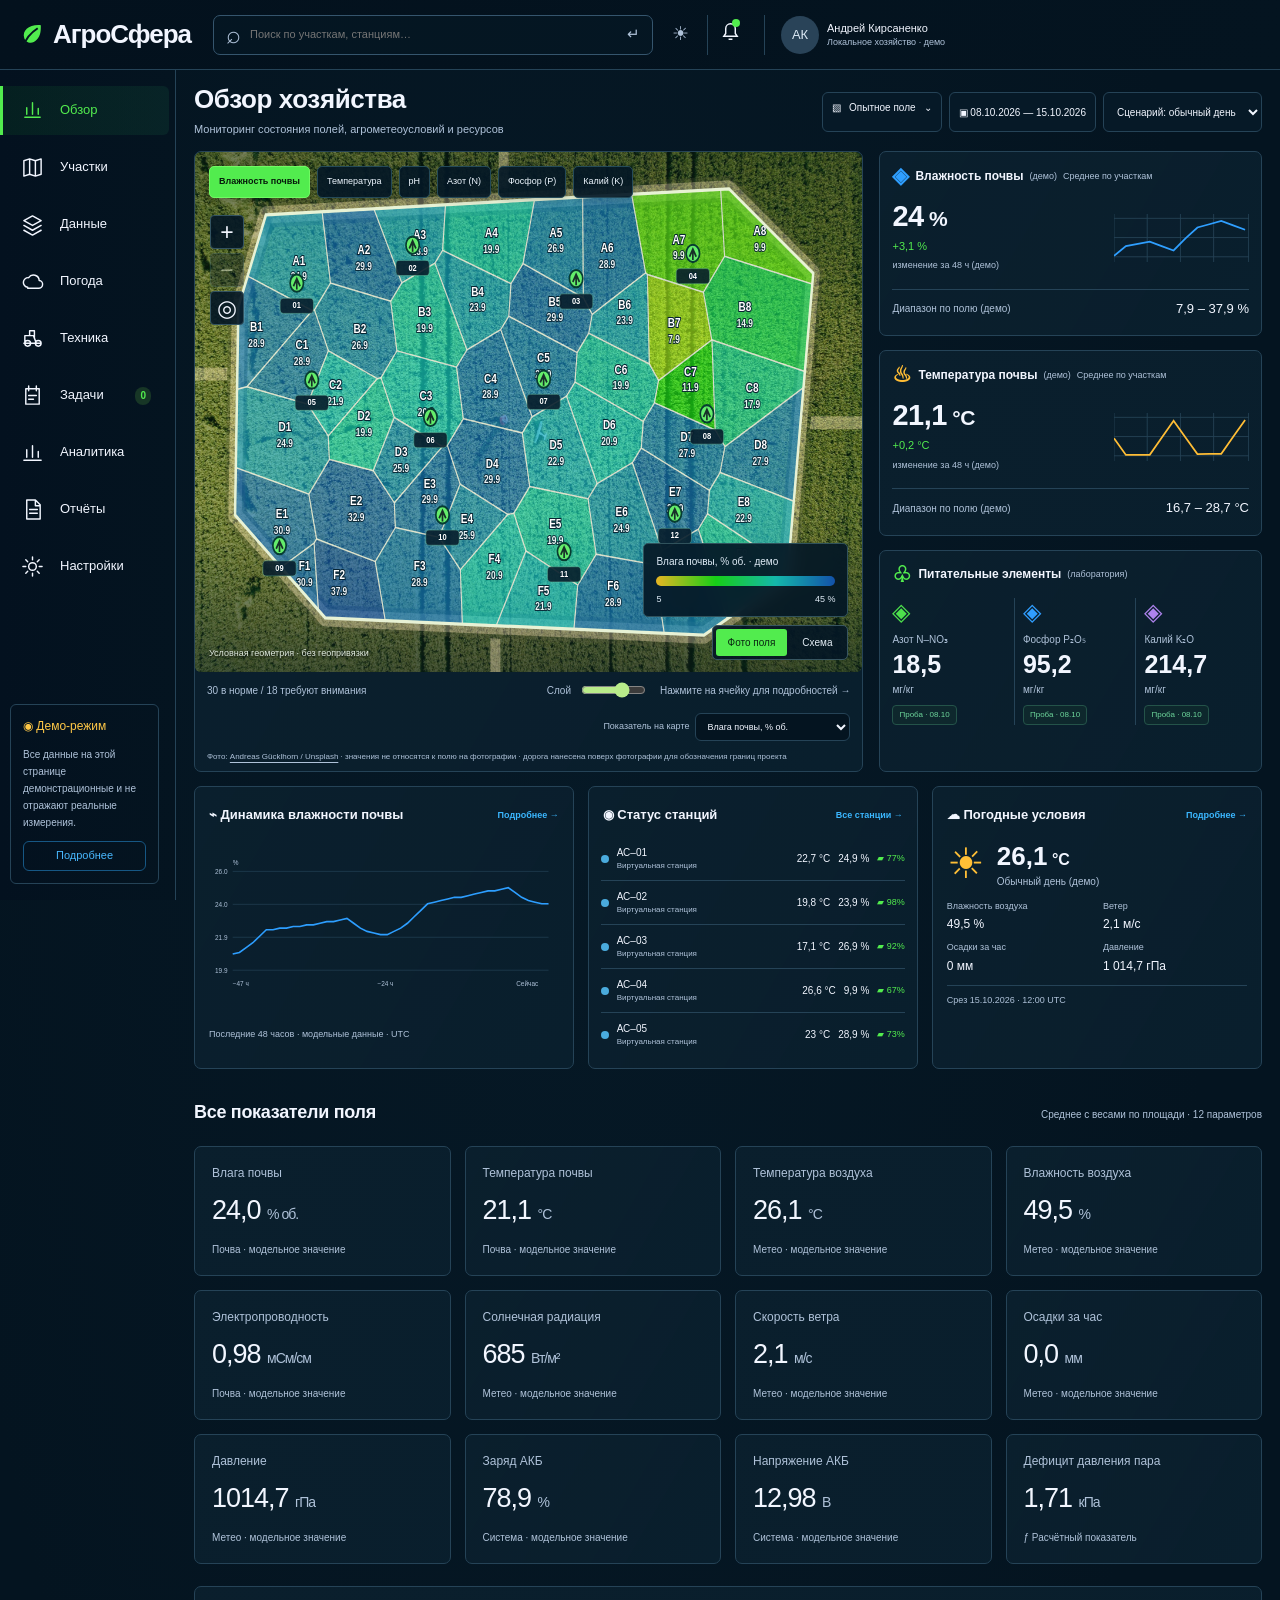
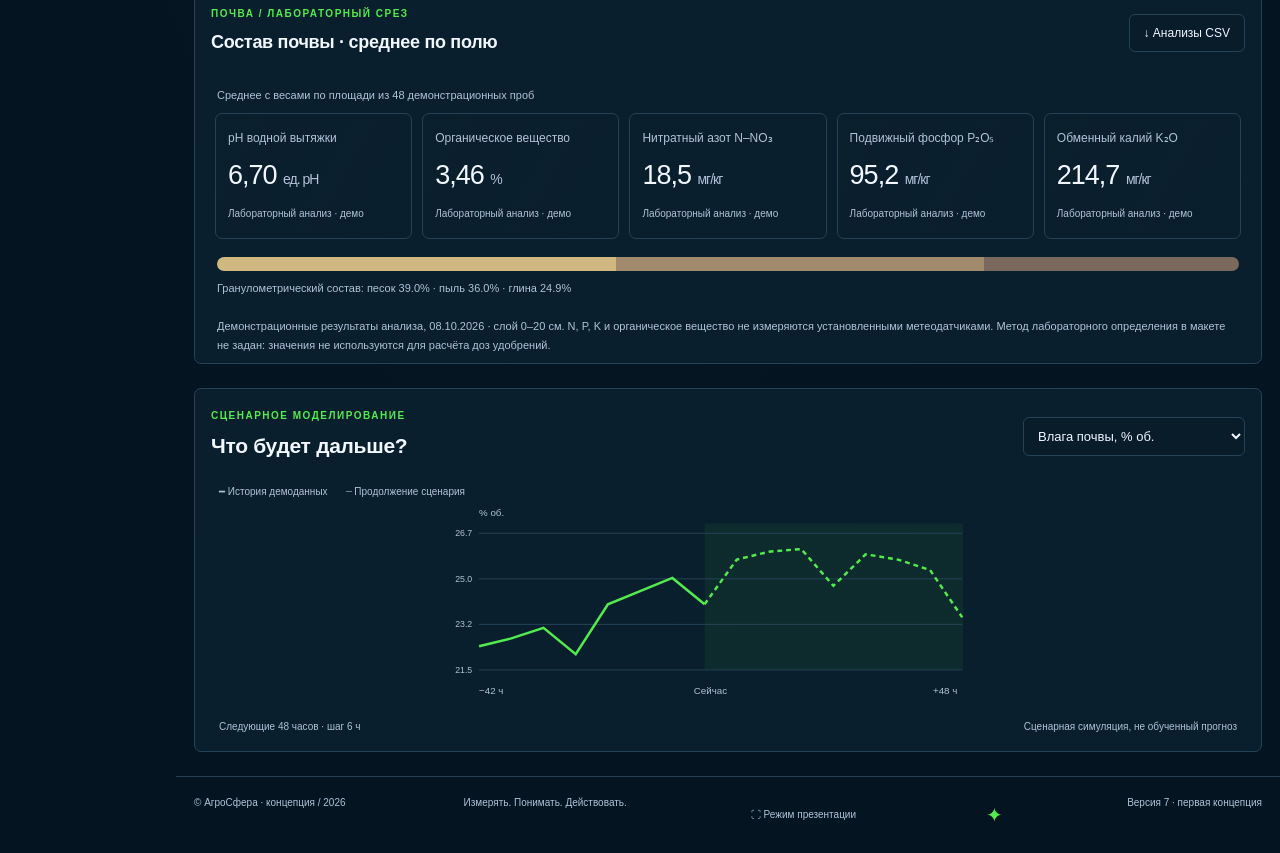
<file: index.html>
<!doctype html><html lang="ru" data-theme="dark"><head><meta charset="utf-8"><meta name="viewport" content="width=device-width,initial-scale=1"><title>АгроСфера — мониторинг поля</title><meta name="description" content="Демонстрационный комплекс автономного мониторинга: 3D-станция, карта поля, данные и сценарные прогнозы."><link rel="stylesheet" href="style.css"><link rel="stylesheet" href="premium.css"><link rel="stylesheet" href="dashboard.css"><link rel="stylesheet" href="concept-one.css"><script>try{document.documentElement.dataset.theme=localStorage.getItem("agrosfera-theme")||"dark"}catch{}</script></head><body>
<aside class="rail"><a class="brand" href="#">а<span>с</span></a><button class="railbtn active" data-tab="monitor" title="Мониторинг">◫</button><button class="railbtn" data-tab="insights" title="Рекомендации">✧</button><button class="railbtn" data-tab="science" title="База данных">▤</button><button class="railbtn" data-tab="about" title="О проекте">◎</button><span class="railfoot">AGRO<br>SPHERE</span></aside>
<div class="shell"><header><div class="wordmark">АгроСфера<span>ПОЛЕВОЙ ИНТЕЛЛЕКТ</span></div><nav><button class="active" data-tab="monitor">Мониторинг</button><button data-tab="insights">Рекомендации <b id="alertCount">3</b></button><button data-tab="science">Данные и наука</button><button data-tab="about">О проекте</button></nav><button class="themebutton" id="theme" aria-label="Переключить светлую и тёмную тему" title="Сменить тему">☀</button><button class="outline" id="export">↓ Экспорт CSV</button></header>
<div class="demobar"><span><i></i> ДЕМОНСТРАЦИОННАЯ ПЛАТФОРМА</span><span>Синтетические данные · не подключена к реальным станциям</span></div>
<main><section class="page active" id="monitor"><div class="heading"><div><div class="eyebrow">ОТ НАБЛЮДЕНИЙ — К РЕШЕНИЯМ</div><h1>Почувствуйте своё поле<span>.</span></h1><p>Одна территория. Тысячи сигналов. Понятная картина.</p></div><div class="fieldpicker">◉ Опытное поле / 48 га<small>Озимая пшеница · демонстрационный сценарий</small></div></div>
<div class="mobile-jump"><a href="#station-panel">3D-станция ↓</a><a href="#field-panel">Карта поля ↓</a></div><div class="workspace"><article class="panel station" id="station-panel"><div class="paneltop"><div><span class="eyebrow">АППАРАТНАЯ ПЛАТФОРМА</span><h2>Станция АС–01</h2></div><div class="modelmodes"><button class="active" data-model="solid">3D-модель</button><button data-model="scheme">Схема</button></div></div><div id="model"><div class="modelhint">Потяните, чтобы повернуть · колёсико / жест для масштаба</div><div class="modelbadge">01 / АВТОНОМНЫЙ УЗЕЛ</div></div><div class="modeltools"><button id="explode">↗ Разобрать по узлам</button><button id="rotate" class="selected">↻ Вращение</button><button id="labels" class="selected">Подписи</button><button id="reset3d" title="Сбросить ракурс">⟲</button></div><div class="parttabs" id="parts"></div><div class="partinfo"><strong id="partname">Автономная станция</strong><p id="partdesc">Солнечное питание, защищённая электроника и сменные датчики в едином узле. Геометрия иллюстрирует концепцию, не является производственным чертежом.</p></div><div class="stationfoot"><span><i></i> 12 узлов в демосети</span><span>Модульная архитектура</span></div></article>
<article class="panel field" id="field-panel"><div class="paneltop"><div><span class="eyebrow">ПРОСТРАНСТВЕННЫЙ МОНИТОРИНГ</span><h2 id="maptitle">Карта состояния поля</h2></div><button id="clear" class="outline">Всё поле ↗</button></div><div class="mapcontrols"><div class="segmented" id="layers"><button class="selected" data-layer="health">Состояние</button><button data-layer="moisture">Влага</button><button data-layer="temp">Температура</button><button data-layer="battery">Заряд</button></div><select id="scenario" aria-label="Сценарий"><option value="normal">Сценарий: обычный день</option><option value="dry">Засушливый период</option><option value="rain">После дождя</option></select></div><div class="mapwrap"><div class="mapbg"></div><div class="maplabel">СЕВЕРНЫЙ УЧАСТОК <span>↑ N</span></div><div id="grid" role="group" aria-label="Ячейки поля"></div><span class="scale">Фотоподложка · условная сетка, без геопривязки</span><div class="maplegend"><span><i style="background:#579966"></i>Норма</span><span><i style="background:#d1af55"></i>Внимание</span><span><i style="background:#d77760"></i>Риск</span></div></div><div class="mapbottom"><span id="mapsummary"></span><label class="opacitycontrol">Слой <input id="opacity" type="range" min="0" max="90" value="62" aria-label="Непрозрачность ячеек"></label><span>Нажмите на ячейку для подробностей →</span></div><div class="mapcredit">Фото: <a href="https://unsplash.com/photos/lsPEKiVbRdQ" target="_blank" rel="noopener">Andreas Gücklhorn / Unsplash</a> · значения не относятся к полю на фотографии</div></article></div>
<div class="sectionline"><h2 id="metricTitle">Средние показатели поля</h2><span id="selectionNote">48 ячеек · 12 виртуальных станций</span></div><div id="metrics" class="metrics"></div>
<div class="lower"><article class="panel forecast"><div class="paneltop"><div><span class="eyebrow">СЦЕНАРНОЕ МОДЕЛИРОВАНИЕ</span><h2>Что будет дальше?</h2></div><select id="forecastMetric" aria-label="Показатель прогноза"><option value="moisture">Влажность почвы, %</option><option value="temp">Температура почвы, °C</option></select></div><div class="chartkey"><span>━ Модельная история</span><span>┄ Условный прогноз</span><span>▰ Диапазон сценария</span></div><div id="chart"></div><div class="chartfooter"><span>Сегодня → следующие 7 дней</span><span>Иллюстрация, не агрономический прогноз</span></div></article><article class="panel advice"><div class="paneltop"><div><span class="eyebrow">ПРИОРИТЕТЫ ВНИМАНИЯ</span><h2 id="adviceTitle">На что посмотреть</h2></div><span class="spark">✧</span></div><div id="advice"></div><button class="textbutton" data-tab="insights">Все рекомендации ↗</button><p class="disclaimer">Демонстрационные правила. Решения об обработке и поливе принимает специалист после проверки.</p></article></div></section>
<section class="page" id="insights"><div class="heading"><div><div class="eyebrow">ВНИМАНИЕ ТАМ, ГДЕ ОНО НУЖНО</div><h1>Из сигнала — в действие<span>.</span></h1><p>Ячейка, причина и следующий шаг. Без потерянных наблюдений.</p></div></div><div class="notice">✧ Рекомендации сформированы локальными демонстрационными правилами, а не обученной моделью ИИ. Нажмите на карточку, чтобы открыть участок на карте.</div><div id="insightList" class="insightgrid"></div></section>
<section class="page" id="science"><div class="heading"><div><div class="eyebrow">КАЖДОЕ ИЗМЕРЕНИЕ ИМЕЕТ КОНТЕКСТ</div><h1>Данные с продолжением<span>.</span></h1><p>Структурированная история для хозяйства, лаборатории и исследователя.</p></div><button class="outline" id="export2">↓ Скачать набор CSV</button></div><div class="metrics"><div class="metric"><span>Виртуальные станции</span><strong>12</strong><small>4 ячейки на станцию в макете</small></div><div class="metric"><span>Показателя среды</span><strong>4</strong><small>Почва и микроклимат</small></div><div class="metric"><span>Интервал измерений</span><strong>15 <em>мин</em></strong><small>Проектный режим</small></div><div class="metric"><span>Расчётный поток в день</span><strong>4 608</strong><small>12 × 4 × 96 · не реальные наблюдения</small></div></div><article class="panel"><div class="paneltop"><h2>Реестр демонстрационных наблюдений</h2><input id="search" placeholder="Найти ячейку или станцию…" aria-label="Поиск наблюдений"></div><div class="tablewrap"><table><thead><tr><th>Ячейка</th><th>Станция</th><th>Влага почвы, %</th><th>Почва, °C</th><th>Воздух, °C</th><th>Влага воздуха, %</th><th>Источник</th></tr></thead><tbody id="dataRows"></tbody></table></div></article><div class="notice">Научный модуль: сопоставление условий среды, лабораторных результатов и наблюдений за растениями. В рабочем продукте потребуются калибровка, метаданные и права доступа. Корреляция сама по себе не доказывает причинную связь.</div></section>
<section class="page" id="about"><div class="heading"><div><div class="eyebrow">ТЕХНОЛОГИЯ, КОТОРАЯ РАСТЁТ С ЗАДАЧЕЙ</div><h1>Сначала станция.<br>Затем — новые возможности<span>.</span></h1><p>«АгроСфера» · концепция Андрея Кирсаненко</p></div></div><div class="aboutgrid"><article class="panel feature"><span>01 / ОСНОВА</span><h2>Автономные станции</h2><p>Модульный сбор показателей почвы и воздуха. Состав датчиков подбирается под задачу заказчика.</p></article><article class="panel feature"><span>02 / ЦИФРОВАЯ СРЕДА</span><h2>Карта и база данных</h2><p>Единая история участка, уведомления, экспорт наблюдений и лабораторные результаты.</p></article><article class="panel feature"><span>03 / РАЗВИТИЕ</span><h2>Аналитика и БАС</h2><p>Опциональный беспилотный модуль для обследования и перспективного отбора растительных проб. ИИ — после накопления и проверки данных.</p></article></div><div class="lower"><article class="panel feature"><h2>Коммерческий продукт</h2><p>Покупатели — растениеводческие хозяйства, научные организации и учебные опытные площадки.</p><h3>Продажа / аренда + подписка + сервис</h3><p>Станции и установка обеспечивают первый доход. Обслуживание и подписка на аналитику — повторные платежи. Дополнительные модули подключаются по потребности.</p></article><article class="panel feature"><h2>Стадия проекта</h2><p>Концепция и интерактивный цифровой демонстратор. В этом сервисе нет реального подключения к оборудованию, лабораториям или обученному ИИ.</p><p>Следующий шаг: прототип станции, согласованный пилот и проверка качества измерений.</p><strong>Мы не ждём результата. Мы создаём условия для него.</strong></article></div></section>
</main><footer><span>© АгроСфера · концепция / 2026</span><span>Измерять. Понимать. Действовать.</span><button id="presentation">⛶ Режим презентации</button></footer></div><div id="toast" role="status"></div><script type="module" src="app.js"></script><script type="module" src="enhance.js"></script><script type="module" src="station.js"></script></body></html>
</file>
<file: style.css>
:root{--bg:#f4f5ef;--paper:#fff;--ink:#24382e;--muted:#819086;--line:#e4e8df;--green:#345f46;--lime:#d7ed98;--orange:#c87250}*{box-sizing:border-box}body{margin:0;background:var(--bg);color:var(--ink);font:14px Manrope,Arial,sans-serif}button,input,select{font:inherit}button,a,select{ -webkit-tap-highlight-color:transparent}button{cursor:pointer}button:focus-visible,a:focus-visible,select:focus-visible,input:focus-visible{outline:3px solid #b3cb69;outline-offset:3px}button{border:0;background:none;color:inherit}button:hover{filter:brightness(.92)}.rail{position:fixed;inset:0 auto 0 0;width:76px;background:#203f31;display:flex;align-items:center;flex-direction:column;gap:20px;padding:25px 0;color:#b8c9bb;z-index:10}.brand{text-decoration:none;color:#fff;font-size:34px;font-weight:800;letter-spacing:-6px;margin-bottom:40px;padding-right:6px}.brand span{color:var(--lime)}.railbtn{font-size:24px;width:46px;height:46px;border-radius:14px}.railbtn.active{background:var(--lime);color:#213c29}.railfoot{margin-top:auto;font-size:8px;letter-spacing:2px;line-height:1.7}.shell{margin-left:76px}header{min-height:92px;border-bottom:1px solid var(--line);padding:20px 3.3%;display:flex;align-items:center;gap:30px;background:#fcfcf8}.wordmark{font-size:23px;font-weight:800;letter-spacing:-1px}.wordmark span{display:block;font-size:8px;letter-spacing:2.8px;font-weight:600;margin-top:4px}nav{display:flex;gap:6px;margin:auto}nav button{padding:12px 14px;font-size:12px;white-space:nowrap}nav button.active{background:#e9eedf;border-radius:30px;font-weight:700}nav b{background:#e1a77d;color:#fff;border-radius:10px;padding:1px 5px;font-size:10px;margin-left:3px}.outline{border:1px solid #d7ddd0;background:#fff;padding:10px 14px;border-radius:9px;font-size:12px;white-space:nowrap}.demobar{padding:10px 3.3%;display:flex;justify-content:space-between;background:#eaf0df;color:#71816a;font-size:10px;letter-spacing:.4px}.demobar span:first-child{font-weight:800}i{display:inline-block;width:6px;height:6px;border-radius:50%;background:#749f53;margin-right:7px}main{max-width:1640px;margin:auto;padding:30px 3.3% 0}.heading{display:flex;justify-content:space-between;gap:20px;align-items:center;margin-bottom:26px}.eyebrow{font-size:9px;font-weight:800;letter-spacing:1.5px;color:#8b9786}h1{font-size:clamp(28px,2.7vw,43px);letter-spacing:-1.8px;line-height:1.18;margin:8px 0 10px;font-weight:600}h1 span{color:#94b356}p{line-height:1.7;color:#7b887b;margin:8px 0}.heading p{font-size:13px}.fieldpicker{font-size:12px;border:1px solid #dee3d6;border-radius:10px;padding:14px 18px;background:#f9faf5;white-space:nowrap}.fieldpicker small{display:block;font-size:9px;margin-top:7px;color:#84907c}.workspace{display:grid;grid-template-columns: .85fr 1.5fr;gap:20px}.panel{border:1px solid var(--line);border-radius:18px;background:var(--paper);overflow:hidden;box-shadow:0 4px 20px #293c2110}.paneltop{display:flex;justify-content:space-between;align-items:center;gap:10px;padding:21px 24px 16px}h2{font-size:17px;font-weight:700;letter-spacing:-.4px;margin:6px 0}h3{font-size:17px;line-height:1.5}.tag{font-size:8px;padding:5px 8px;border:1px solid #e0e7d7;border-radius:5px;color:#87957b}.station{position:relative}#model{height:280px;position:relative;background:radial-gradient(ellipse,#f7f9f0,#eef1e7)}#model canvas{width:100%;height:100%;display:block;touch-action:none}.modelhint{position:absolute;bottom:9px;width:100%;text-align:center;font-size:9px;color:#85917c;pointer-events:none}.modelbadge{position:absolute;left:20px;top:16px;font-size:8px;letter-spacing:1.4px;color:#8b9682}.modeltools{display:flex;gap:6px;padding:12px 18px 4px}.modeltools button{background:#f1f4ec;padding:8px 11px;border-radius:7px;font-size:10px}.modeltools .selected{background:#e2eccb}.parttabs{display:flex;gap:5px;padding:10px 18px;flex-wrap:wrap}.parttabs button{font-size:9px;border:1px solid var(--line);padding:5px 7px;border-radius:20px}.parttabs .active{background:#345f46;color:white}.partinfo{padding:0 20px;min-height:77px}.partinfo strong{font-size:11px}.partinfo p{font-size:10px;line-height:1.6}.stationfoot{border-top:1px solid var(--line);margin-top:12px;padding:12px 20px;display:flex;justify-content:space-between;font-size:9px;color:#7c8976}.mapcontrols{padding:0 24px 14px;display:flex;justify-content:space-between;gap:8px;flex-wrap:wrap}.segmented{display:flex;background:#f1f3ed;padding:3px;border-radius:8px}.segmented button{font-size:10px;padding:7px 10px;border-radius:6px}.segmented .selected{background:#fff;box-shadow:0 2px 4px #0001}select{border:1px solid var(--line);padding:7px 10px;border-radius:8px;background:#fff;color:#6a7d65;font-size:10px}.mapwrap{height:380px;position:relative;overflow:hidden;background:#dce1c5;margin:0 16px;border-radius:12px}.mapbg{position:absolute;inset:-50%;transform:rotate(-16deg);background:repeating-linear-gradient(90deg,#899965 0px,#899965 3px,#9eaa7b 4px,#adb88d 12px,#a8b482 14px);filter:saturate(.55);opacity:.7}.mapbg:after{content:'';position:absolute;left:46%;height:100%;width:12%;background:#c5c6a2;border-left:12px solid #ece8cc;border-right:6px solid #e6e2c3}.maplabel{position:absolute;top:16px;left:20px;right:20px;font-size:9px;letter-spacing:1.4px;color:#42513b}.maplabel span{float:right;font-size:14px}#grid{position:absolute;top:50px;bottom:54px;left:7%;right:7%;display:grid;grid-template-columns:repeat(8,1fr);grid-template-rows:repeat(6,1fr);gap:3px;transform:perspective(900px) rotateX(13deg) rotateZ(-4deg)}.cell{border:1px solid #ffffff6a;border-radius:3px;color:#fff;font-size:11px;position:relative;box-shadow:inset 0 0 20px #24402d12;transition:transform .18s,filter .18s,background .3s;opacity:.93}.cell small{font-size:8px;display:block;opacity:.9}.cell:hover,.cell.selected{transform:scale(1.09);z-index:2;border:2px solid white;box-shadow:0 2px 12px #223b2955;opacity:1}.cell.selected:after{content:'◉';position:absolute;right:3px;top:0;font-size:9px}.scale{position:absolute;bottom:17px;left:18px;font-size:8px;color:#48563b}.maplegend{position:absolute;bottom:16px;right:14px;display:flex;gap:10px;background:#fbfff1cf;border-radius:20px;padding:7px 10px;font-size:8px}.maplegend i{width:7px;height:7px;margin-right:4px}.mapbottom{padding:17px 24px;font-size:9px;display:flex;justify-content:space-between;gap:10px;color:#819075}.sectionline{display:flex;justify-content:space-between;align-items:center;margin:23px 0 13px}.sectionline h2{font-size:17px}.sectionline span{font-size:10px;color:#83917d}.metrics{display:grid;grid-template-columns:repeat(4,1fr);gap:16px;margin-bottom:22px}.metric{background:#fff;border:1px solid var(--line);border-radius:13px;padding:17px 20px}.metric>span{display:block;font-size:11px;color:#788772}.metric strong{display:block;font-size:30px;font-weight:600;margin:8px 0;letter-spacing:-1px}.metric em{font-size:15px;font-style:normal;color:#91a184}.metric small{font-size:9px;color:#8e9a86}.metric .ok{color:#5f8657}.metric .warn{color:#bb7652}.lower{display:grid;grid-template-columns:1.4fr 1fr;gap:20px}.chartkey{display:flex;gap:18px;padding:0 24px;font-size:9px;color:#88957e}#chart{height:210px;padding:5px 18px 0}#chart svg{width:100%;height:100%;overflow:visible}.chartfooter{display:flex;justify-content:space-between;padding:10px 24px 17px;font-size:9px;color:#8b9585}.spark{font-size:30px;color:#88a75e}.alert{padding:13px 0;border-bottom:1px solid var(--line)}#advice{padding:0 24px}.alert strong{font-size:12px}.alert p{font-size:11px;margin:5px 0}.alert button{font-size:10px;color:#476f35;padding:0}.textbutton{margin:12px 24px;font-size:11px;font-weight:700}.disclaimer{padding:0 24px 16px;font-size:9px;margin:0}.page{display:none}.page.active{display:block;animation:appear .35s ease}@keyframes appear{from{opacity:0;transform:translateY(6px)}to{opacity:1;transform:none}}.notice{background:#eaf0df;border:1px solid #dce6ce;padding:20px;border-radius:13px;line-height:1.8;color:#687a5e;font-size:12px;margin:20px 0}.insightgrid,.aboutgrid{display:grid;grid-template-columns:repeat(3,1fr);gap:20px}.insight{padding:25px;text-align:left;border:1px solid var(--line);border-radius:15px;background:white}.insight .pill{display:inline-block;font-size:10px;color:#a36445;background:#f7ece3;border-radius:20px;padding:6px 10px}.insight h2{margin-top:18px}.insight p{font-size:12px}.insight strong{font-size:12px;color:#466b37}.feature{padding:28px}.feature>span{font-size:10px;color:#96a585;letter-spacing:1px}.feature h2{font-size:24px;margin:20px 0 10px}.feature p{font-size:13px}.aboutgrid{margin-bottom:20px}input{border:1px solid var(--line);border-radius:8px;padding:10px;font-size:12px;max-width:100%}.tablewrap{overflow:auto;max-height:500px}table{width:100%;border-collapse:collapse;white-space:nowrap;font-size:12px}td,th{text-align:left;padding:14px 20px;border-bottom:1px solid var(--line)}th{color:#849478;font-weight:500;background:#f8faf4;position:sticky;top:0}td{color:#4b6246}footer{padding:26px 3.3%;display:flex;justify-content:space-between;gap:20px;font-size:10px;color:#98a28f}footer button{font-size:10px}#toast{position:fixed;bottom:24px;left:50%;transform:translateX(-50%);background:#203f31;color:white;border-radius:9px;padding:13px 22px;z-index:50;opacity:0;pointer-events:none;transition:opacity .2s}#toast.show{opacity:1}@media(min-width:1550px){#model{height:310px}.mapwrap{height:410px}}@media(max-width:1100px){header{gap:10px}nav button{padding:10px 8px;font-size:10px}.fieldpicker{display:none}.workspace{grid-template-columns:1fr 1.4fr}.paneltop{padding:16px}.mapcontrols{padding:0 16px 12px}.mapwrap{height:400px}.modeltools{padding:10px}.modeltools button{font-size:9px}.parttabs{padding:8px 12px}.insightgrid{grid-template-columns:repeat(2,1fr)}}@media(max-width:760px){.rail{display:none}.shell{margin:0}header{flex-wrap:wrap;padding:15px 5%;gap:15px}.wordmark{font-size:22px}header>.outline{margin-left:auto}nav{order:3;width:100%;overflow:auto;justify-content:space-between}nav button{font-size:11px}.demobar{padding:9px 5%}.demobar span:last-child{display:none}main{padding:24px 5% 0}h1{font-size:31px}.heading p{font-size:11px}.workspace,.lower,.aboutgrid{grid-template-columns:1fr}.station{order:1}.field{order:0}.mapwrap{height:340px;margin:0 10px}.cell{font-size:10px}.cell small{font-size:7px}.mapcontrols{gap:8px}.maplegend{gap:5px;font-size:7px}.scale{font-size:7px}.mapbottom{font-size:8px;padding:13px}.metrics{grid-template-columns:repeat(2,1fr);gap:10px}.metric{padding:14px}.metric strong{font-size:27px}.sectionline{align-items:flex-start;gap:12px}.sectionline span{font-size:8px;max-width:95px}.sectionline h2{font-size:15px}.insightgrid{grid-template-columns:1fr}#model{height:300px}.partinfo{min-height:60px}.paneltop{flex-wrap:wrap}.chartkey{font-size:8px;gap:10px}.chartfooter{font-size:8px;gap:10px}footer{font-size:8px;flex-wrap:wrap}footer span:nth-child(2){display:none}}
</file>
<file: premium.css>
:root{color-scheme:dark;--bg:#0b1016;--paper:#121b25;--ink:#e4edf3;--muted:#91a2b4;--line:#26333f;--green:#86d3b0;--lime:#b9ec8a;--orange:#e3a16f;--soft:#1a2632;--secondary:#a1b1bf;--model:#0f1822}html[data-theme=light]{color-scheme:light;--bg:#eff3f5;--paper:#fff;--ink:#203142;--muted:#667b8c;--line:#d7e1e8;--green:#327a61;--lime:#b8e98a;--soft:#e7edf0;--secondary:#657b89;--model:#edf2f4}body{background:radial-gradient(ellipse at 60% 0%,#28564419,transparent 45%),var(--bg);color:var(--ink);transition:background .25s,color .25s}header{background:var(--bg);min-height:86px}.rail{background:var(--bg);border-right:1px solid var(--line)}.railbtn.active{box-shadow:0 0 25px #b8e98a15}.brand{color:var(--ink)}.wordmark{font-size:25px}.wordmark span{color:var(--secondary)}nav button.active{background:var(--soft);color:var(--lime)}html[data-theme=light] nav button.active{color:var(--green)}.outline,select,input{background:var(--soft);color:var(--ink);border-color:var(--line)}.demobar{background:#8ec98c09;color:var(--secondary);border-bottom:1px solid var(--line)}.demobar span:first-child{color:var(--green)}.heading{margin:7px 0 28px}.heading h1{font-size:clamp(29px,3vw,46px);font-weight:600}.heading p,p{color:var(--secondary)}.eyebrow{color:#8ca397;letter-spacing:1.8px}h1 span{color:var(--lime)}.fieldpicker{background:var(--paper);border-color:var(--line)}.fieldpicker small{color:var(--secondary)}.panel{background:linear-gradient(140deg,#ffffff03,transparent),var(--paper);border-color:var(--line);border-radius:18px;box-shadow:0 12px 32px #00000015}.paneltop{padding:20px 22px 15px}h2{font-weight:600}.tag{color:var(--green);border-color:var(--line);background:#6cc99b09}.workspace{grid-template-columns:minmax(0,1fr) minmax(0,1.45fr);align-items:stretch}.station,.field{min-width:0}.station .paneltop{flex-wrap:wrap}.modelmodes{display:flex;gap:4px;background:var(--soft);padding:4px;border:1px solid var(--line);border-radius:8px}.modelmodes button{font-size:10px;padding:6px 10px;border-radius:5px}.modelmodes button.active{background:var(--lime);color:#183725}.modelstage{position:relative}#model{height:400px;background:radial-gradient(ellipse at center,#41655a18,transparent 65%),var(--model);overflow:hidden}#model:before{content:'';position:absolute;inset:0;background-image:linear-gradient(#95b0be08 1px,transparent 1px),linear-gradient(90deg,#95b0be08 1px,transparent 1px);background-size:25px 25px;pointer-events:none}.modelbadge{font-size:8px;letter-spacing:1.3px;top:12px;color:var(--secondary)}.modelhint{color:var(--secondary);font-size:9px;bottom:9px;z-index:3}.modeltools{padding:12px 16px 2px;flex-wrap:wrap}.modeltools button{background:var(--soft);font-size:10px;border:1px solid var(--line);padding:9px 10px;min-height:34px}.modeltools .selected{background:#8ec98c15;color:var(--green);border-color:#60987570}.parttabs{gap:6px;padding:10px 16px}.parttabs button{font-size:10px;padding:6px 9px;color:var(--secondary)}.parttabs .active{background:var(--soft);color:var(--green);border-color:var(--green)}.partinfo{padding:0 18px;min-height:78px}.partinfo p{font-size:11px}.partinfo strong{font-size:12px}.stationfoot{color:var(--secondary);font-size:9px}.segmented{background:var(--soft)}.segmented button{color:var(--secondary);font-size:11px}.segmented .selected{background:var(--paper);color:var(--ink)}.mapcontrols{padding:0 18px 14px}.mapwrap{height:461px;background:#314b2b;border:1px solid #72916c55;isolation:isolate}.mapbg{inset:0;transform:none;background:url('field.jpg') center center/cover no-repeat;filter:brightness(.72) saturate(.75);opacity:1}.mapbg:after{inset:0;width:auto;height:auto;border:0;background:linear-gradient(#09140d70,transparent 30%,transparent 70%,#09140da6)}#grid{top:46px;bottom:62px;left:8%;right:8%;transform:none;gap:1px}.cell{border-radius:1px;background:var(--cell-color)!important;opacity:.62;border:1px solid #ffffff62;box-shadow:none;text-shadow:0 1px 4px #000;font-size:12px;transition:opacity .2s,box-shadow .2s}.cell small{font-size:9px}.cell:hover,.cell.selected{transform:none;opacity:.88;box-shadow:inset 0 0 0 2px #fff,0 0 18px #fff3;z-index:2}.maplabel{color:#e6f1d9;z-index:2}.maplegend{background:#0d1c14d9;color:#e4eddf;backdrop-filter:blur(8px);padding:8px 12px}.scale{color:#d5e2c9;font-size:8px;max-width:45%;line-height:1.5}.mapbottom{color:var(--secondary);font-size:10px;flex-wrap:wrap}.mapcredit{color:var(--secondary);font-size:9px;padding:0 20px 15px}.mapcredit a{color:var(--secondary);text-underline-offset:3px}.opacitycontrol{display:flex;align-items:center;gap:8px;color:var(--secondary);font-size:10px}.opacitycontrol input{width:90px;padding:0;accent-color:#b9ec8a}.metric{background:linear-gradient(135deg,#ffffff04,transparent),var(--paper);padding:20px 22px}.metric>span{color:var(--secondary);font-size:11px}.metric strong{font-size:34px;font-weight:500;font-variant-numeric:tabular-nums}.metric small{color:var(--secondary)}.metric .ok{color:var(--green)}.metric .warn{color:#dda47f}.metric em{color:var(--secondary)}.sectionline span{color:var(--secondary)}.chartkey,.chartfooter{color:var(--secondary)}#chart svg text{fill:var(--secondary)}#chart svg line{stroke:var(--line)}#chart svg path{stroke:var(--green)}#chart svg rect{opacity:.06}#chart svg polygon{opacity:.13}.alert strong{color:var(--ink)}.alert button,.textbutton{color:var(--green)}.notice{background:#8ec98c0b;border-color:#80a98440;color:var(--secondary)}.insight{background:var(--paper);border-color:var(--line);color:var(--ink)}.insight .pill{background:#d28b5914;color:#dba683}.insight strong{color:var(--green)}th{background:var(--soft);color:var(--secondary)}td{color:var(--ink)}.feature>span,footer{color:var(--secondary)}#toast{background:var(--lime);color:#203b2a}.themebutton{width:36px;height:36px;font-size:19px;border:1px solid var(--line);border-radius:50%;background:var(--soft);flex-shrink:0}.labels-layer{position:absolute;inset:0;pointer-events:none;z-index:2}.label-lines{position:absolute;width:100%;height:100%;inset:0;overflow:hidden}.label-lines path{fill:none;stroke:#89bda3;stroke-width:1;opacity:.65}.label-lines circle{fill:#b9ec8a;stroke:#1c3224;stroke-width:1}.node-label{position:absolute;left:0;top:0;max-width:130px;padding:6px 9px;border:1px solid #5d887270;border-radius:6px;background:#101e27ed;color:#e5efe9;font-size:10px;font-weight:600;white-space:nowrap;pointer-events:auto;box-shadow:0 3px 16px #0002;text-align:left;transition:background .2s}.node-label:hover,.node-label.selected{background:#355e47;border-color:#b9ec8a}.node-label span{font-size:8px;color:#b9ec8a;margin-right:5px}html[data-theme=light] .node-label{background:#fffffff0;color:#284637}html[data-theme=light] .node-label span{color:#5a8555}.modelmodes,.modeltools button,.parttabs button{touch-action:manipulation}.mobile-jump{display:none}.workspace{scroll-margin-top:15px}@media(min-width:1500px){#model{height:420px}.mapwrap{height:481px}}@media(max-width:1150px){header{gap:12px}.wordmark{font-size:21px}nav{gap:0}nav button{padding:10px 8px;font-size:10px}.workspace{grid-template-columns:minmax(0,1fr) minmax(0,1.2fr)}.paneltop{padding:16px}#model{height:390px}.mapwrap{height:460px}.node-label{font-size:9px;padding:6px;max-width:110px}.mapcontrols{padding:0 12px 12px}.segmented button{padding:7px}.mapbottom{font-size:9px}}@media(max-width:800px){.rail{display:none}.shell{margin:0}header{flex-wrap:wrap;gap:10px;padding:15px 5%}.wordmark{font-size:24px}nav{order:3;width:100%;justify-content:space-between;overflow:auto}header>.outline{margin-left:auto}nav button{font-size:11px}.workspace,.lower{grid-template-columns:minmax(0,1fr)}.station{order:0}.field{order:1}#model{height:390px}.mapwrap{height:400px}.metrics{grid-template-columns:repeat(2,minmax(0,1fr))}.metric{padding:16px}.heading h1{font-size:32px;letter-spacing:-1.2px}.node-label{font-size:10px;max-width:125px}.mapbottom{font-size:9px}.mobile-jump{display:flex;gap:8px;margin:0 0 16px}.mobile-jump a{color:var(--secondary);border:1px solid var(--line);padding:8px 12px;border-radius:20px;text-decoration:none;font-size:11px}.aboutgrid{grid-template-columns:1fr}}@media(max-width:420px){header>.outline{font-size:10px;padding:9px}nav button{font-size:10px;padding:9px 7px}#model{height:350px}.node-label{font-size:9px;padding:5px;max-width:110px}.modelhint{font-size:8px}.mapwrap{height:330px}#grid{left:4%;right:4%;top:40px;bottom:68px}.cell{font-size:10px}.cell small{font-size:8px}.maplegend{bottom:12px;font-size:8px;right:8px;padding:6px;gap:6px}.scale{bottom:38px;font-size:7px}.mapcontrols{padding:0 10px 12px}.segmented button{font-size:10px}.partinfo{min-height:84px}.stationfoot{font-size:8px}.metric strong{font-size:28px}.heading h1{font-size:28px}.themebutton{width:32px;height:32px}.paneltop h2{font-size:16px}}@media(prefers-reduced-motion:reduce){*{animation:none!important;transition:none!important}}

#grid{inset:0;display:block;width:100%;height:100%}#grid>svg{width:100%;height:100%;overflow:visible}#grid .cell{fill:var(--cell-color);stroke:#f4f4da;stroke-width:1;cursor:pointer}#grid g:hover .cell,#grid g:focus .cell{opacity:.95;stroke-width:3}#grid text{fill:white;font-size:12px;font-weight:600;text-anchor:middle;dominant-baseline:middle;pointer-events:none;paint-order:stroke;stroke:#132a1d;stroke-width:2px}#grid .cell.selected{stroke:white;stroke-width:4}.maplabel,.maplegend,.scale{pointer-events:none}.metrics{grid-template-columns:repeat(4,minmax(0,1fr))}.metric strong{font-size:29px}.analytics{display:grid;grid-template-columns:1fr 1fr;gap:20px;margin:20px 0}.plotcard{min-width:0;padding-bottom:12px}.plotcard svg{width:100%;padding:0 14px}.plotcard svg text{font-size:10px;fill:var(--secondary)}.plotcard svg line{stroke:var(--line)}.seriesline{fill:none;stroke:var(--green);stroke-width:2.5}.secondaryline{stroke:#c9ab78;stroke-dasharray:5 3}.plotnote{font-size:11px;line-height:1.7;padding:0 22px;color:var(--secondary)}.pairselect{display:flex;gap:8px;padding:0 20px 10px;align-items:center}.pairselect select{width:45%;min-width:0}.corrmatrix{display:grid;grid-template-columns:65px repeat(5,1fr);gap:5px;padding:6px 20px 12px;font-size:11px}.corrmatrix b{font-weight:400;align-self:center;font-size:10px}.corrmatrix span{padding:12px 2px;text-align:center;border-radius:5px;font-variant-numeric:tabular-nums}.dbfilters{display:grid;grid-template-columns:repeat(4,1fr);gap:16px;padding:24px}.dbfilters label{display:flex;flex-direction:column;gap:8px;font-size:12px;color:var(--secondary)}.dbfilters input,.dbfilters select{width:100%;min-width:0}.dbparameters{display:flex;flex-wrap:wrap;gap:10px;padding:0 24px 20px}.dbparameters label{display:flex;align-items:center;gap:7px;padding:9px 12px;border:1px solid var(--line);border-radius:7px;font-size:11px}.dbparameters input{accent-color:#6eaa8c}.dbactions{display:flex;align-items:center;flex-wrap:wrap;gap:12px;padding:16px 24px;border-top:1px solid var(--line)}.dbactions span{color:var(--secondary);font-size:12px}button:disabled{opacity:.4;cursor:not-allowed}.database .tablewrap{max-height:550px;overflow:auto}.database th{position:sticky;top:0;z-index:1;white-space:nowrap}.database td{font-variant-numeric:tabular-nums;white-space:nowrap;font-size:12px}.databadge{font:11px monospace;letter-spacing:2px;border:1px solid var(--line);padding:12px;border-radius:8px}#seedSecret{color:var(--green);font-size:20px}#toast{max-width:min(600px,90vw);white-space:normal;line-height:1.6}.node-label{font-size:8px!important;padding:6px!important}html[data-theme=light]{--bg:#f4f3ed;--paper:#fffefa;--ink:#233d35;--muted:#7a837b;--line:#dedfd2;--green:#397959;--lime:#d4df9d;--soft:#ebece2;--secondary:#718076;--model:#eaece3}html[data-theme=light] body{background:radial-gradient(ellipse at 85% 0%,#dce9d780,transparent 40%),var(--bg)}html[data-theme=light] .panel{box-shadow:0 8px 35px #35442b08;border-color:#dedfd2}html[data-theme=light] .metric{background:linear-gradient(135deg,#fffefa,#f5f5ec);border:1px solid #dedfd2}html[data-theme=light] header{background:#f4f3edee}html[data-theme=light] .demobar{background:#e9eddf}html[data-theme=light] .heading h1{letter-spacing:-1.5px}html[data-theme=light] .notice{background:#eaf0e3;color:#536952}html[data-theme=light] .railbtn.active{background:#dfe9c9;color:#2e5a40}html[data-theme=light] .modelmodes button.active{background:#365c45;color:#fff}html[data-theme=light] .outline:hover{background:#dde7d3}html[data-theme=light] .metric em{color:#798776}html[data-theme=light] .node-label{background:#fffff5ed;color:#304739;border-color:#c9d3c0}.paneltop select{max-width:55%}@media(max-width:1000px){.dbfilters{grid-template-columns:1fr 1fr}.metrics{grid-template-columns:repeat(3,1fr)}}@media(max-width:650px){.analytics{grid-template-columns:1fr}.metrics{grid-template-columns:repeat(2,minmax(0,1fr))}.metric{padding:15px}.metric strong{font-size:25px}.metric em{font-size:11px}.dbfilters{padding:16px;gap:10px}.dbparameters{padding:0 16px 15px;gap:6px}.dbparameters label{padding:7px;font-size:10px}.dbactions{padding:12px 16px}.paneltop{flex-wrap:wrap;gap:10px}.paneltop select{max-width:100%}.corrmatrix{padding:5px 12px;grid-template-columns:52px repeat(5,1fr)}.corrmatrix span{padding:10px 1px}.databadge{display:none}}

.mapmetriclabel{display:flex;gap:10px;align-items:center;font-size:11px;color:var(--secondary);width:100%}.mapmetriclabel select{flex:1;max-width:360px}#grid text.cellvalue{font-size:10px;font-weight:400}.gradientkey{width:50px;height:7px;border-radius:5px;background:linear-gradient(90deg,hsl(195 48% 51%),hsl(40 48% 51%))}.dbquick{display:flex;gap:8px;flex-wrap:wrap;align-items:center;padding:0 24px 18px;font-size:11px;color:var(--secondary)}.dbquick button{border:1px solid var(--line);background:var(--soft);padding:8px 11px;border-radius:6px}.buildversion{font-size:9px;color:var(--secondary)}@media(max-width:600px){.mapwrap{height:390px}.maplegend{bottom:12px;right:10px}.scale{bottom:40px;max-width:85%}.mapmetriclabel{flex-wrap:wrap}.dbquick{padding:0 16px 16px}.buildversion{display:block!important}}

#grid .stationmarker{cursor:pointer}#grid .stationmarker .stationhit{fill:transparent}#grid .stationmarker .stationpin{fill:#e9f8b5;stroke:#203a30;stroke-width:2}#grid .stationmarker.chosen .stationpin{fill:#fff;stroke:#8be6ba;stroke-width:4}#grid .stationmarker rect{fill:#172a23;stroke:#accd9f;stroke-width:.5}#grid .stationmarker text{font-size:10px;stroke:none;fill:white}#grid .stationzone .cell{stroke:#def9a8;stroke-width:3;opacity:.9}.stationpicker{display:flex;gap:5px;flex-wrap:wrap;padding:0 20px 12px;align-items:center;font-size:10px;color:var(--secondary)}.stationpicker button{border:1px solid var(--line);background:var(--soft);border-radius:5px;padding:6px 8px;font-size:10px}.stationpicker button.active{background:var(--lime);color:#234635}.stationreadout{margin:0 18px 14px;padding:13px 15px;background:var(--soft);border:1px solid var(--line);border-radius:9px;display:grid;gap:7px;font-size:11px;color:var(--secondary)}.stationreadout strong{color:var(--ink)}.stationreadout small{font-size:10px;line-height:1.5}.soilpanel{margin-bottom:24px}.soilmetrics{display:grid;grid-template-columns:repeat(5,minmax(0,1fr));gap:10px;padding:0 20px}.soilmetrics .metric{padding:15px 12px}.soilmetrics strong{font-size:25px}.soilmetrics em{font-size:11px}.texture{padding:18px 22px 4px}.texture>div{display:flex;height:14px;overflow:hidden;border-radius:7px}.texture p{font-size:11px}.labdb{margin-top:22px}.mapwrap{height:490px}@media(max-width:900px){.soilmetrics{grid-template-columns:repeat(3,minmax(0,1fr))}}@media(max-width:600px){.soilmetrics{grid-template-columns:repeat(2,minmax(0,1fr));padding:0 14px}.mapwrap{height:420px}.stationpicker{padding:0 14px 12px}.stationpicker button{min-height:34px}.soilmetrics .metric:last-child{grid-column:1/-1}}
</file>
<file: dashboard.css>
:root{color-scheme:dark;--bg:#0d1716;--paper:#162421;--ink:#f0f3e9;--muted:#a9b7ae;--secondary:#a9b7ae;--line:#31413b;--green:#d4ec8b;--lime:#d4ec8b;--soft:#21332b;--model:#14221d;--orange:#d7a878}
html[data-theme=light]{--bg:#f2f5ed;--paper:#fff;--ink:#1b3025;--secondary:#53665a;--muted:#53665a;--line:#d5dfce;--green:#467136;--lime:#d4ec8b;--soft:#e7efde;--model:#edf3e8}
body,html[data-theme=light] body{background:var(--bg);font-family:Inter,Arial,sans-serif;font-size:14px;line-height:1.5}button,input,select,textarea{font:inherit}button{min-height:40px;border-radius:6px}a{color:inherit}button:hover{filter:brightness(1.08)}:focus-visible{outline:2px solid var(--lime)!important;outline-offset:3px}.rail{display:none!important}.shell{margin-left:220px;width:auto;max-width:none}.app-sidebar{position:fixed;inset:0 auto 0 0;width:220px;z-index:20;background:var(--paper);border-right:1px solid var(--line);padding:28px 20px;display:flex;flex-direction:column}.app-logo{font-size:25px;letter-spacing:-1px;color:var(--lime);font-weight:700;text-decoration:none}.app-sidebar>p{font-size:12px;line-height:1.6;margin:10px 0 32px}.app-nav{display:grid;gap:7px}.app-nav button{text-align:left;padding:11px 13px;color:var(--secondary);font-size:14px;display:flex;gap:12px;align-items:center}.app-nav button span{width:20px;text-align:center;font-size:18px}.app-nav button.active{color:#1a2919;background:var(--lime)}.app-nav button:hover:not(.active){background:var(--soft)}.sidebar-bottom{margin-top:auto;border-top:1px solid var(--line);padding-top:16px;font-size:11px;color:var(--secondary)}.sidebar-bottom b{display:block;color:var(--ink);font-size:13px;margin-bottom:4px}.shell>header{padding:16px 32px;min-height:70px;border-bottom:1px solid var(--line);display:flex;gap:14px;position:relative;z-index:3;background:var(--bg)}header nav,header .wordmark{display:none}.top-context{margin-right:auto;font-size:13px}.top-context small{display:block;color:var(--secondary);font-size:11px}.top-status{font-size:11px;color:var(--green);border:1px solid var(--line);border-radius:30px;padding:7px 12px}.demobar{padding:9px 32px;font-size:10px;background:transparent;gap:10px}.demobar span{font-size:10px}main{padding:28px 32px;max-width:1680px;margin:auto}.heading{margin:0 0 24px;align-items:center}.heading h1{font-size:32px;font-weight:600;letter-spacing:-1px;margin:4px 0}.heading p{font-size:13px;margin:6px 0 0}.eyebrow{font-size:10px;color:var(--green);letter-spacing:1.5px}.fieldpicker{font-size:12px;border:1px solid var(--line);padding:10px 14px;border-radius:8px}.fieldpicker small{font-size:10px}.panel,.metric,.insight{background:var(--paper);box-shadow:none;border:1px solid var(--line);border-radius:10px}.paneltop{padding:20px 20px 14px}.paneltop h2,h2{font-size:18px;letter-spacing:-.3px}.metrics{gap:14px}.metric{padding:18px}.metric strong{font-size:30px;letter-spacing:-1px;font-weight:400}.metric>span{font-size:13px}.metric small{font-size:11px}.kpis{display:grid;grid-template-columns:repeat(4,minmax(0,1fr));gap:16px;margin:0 0 20px}.kpis .metric strong{display:block;margin:8px 0 4px}.kpis .metric em{font-size:18px}.workspace{grid-template-columns:minmax(0,1.65fr) minmax(280px,1fr);gap:20px;align-items:stretch}.field{order:0!important}.overview-side{display:flex;flex-direction:column;gap:20px;min-width:0}.overview-side>.panel{flex:1}.overview-side .forecast{min-height:220px}.overview-side #advice{padding:0 20px}.overview-side .alert{padding:12px 0}.overview-side .textbutton{margin:8px 20px}.overview-side .disclaimer{margin:0 20px 20px}.mapwrap{height:410px;margin:0 18px;border-radius:6px;background:#20392b}.mapbg{opacity:.38}.mapcontrols{gap:10px;flex-wrap:wrap}.mapcontrols select{font-size:11px}.segmented button{min-height:34px}.mapbottom{padding:12px 20px;font-size:11px}.maplegend{font-size:10px}.stationpicker{padding-top:8px}.stationreadout{font-size:12px}.stationpicker button{min-height:30px}.mapcredit{font-size:10px}.overview-side #chart{padding:0 6px}.sectionline{margin-top:28px;gap:12px;align-items:baseline}.sectionline h2{font-size:18px}.sectionline span{font-size:11px}.soilpanel{margin-top:20px}.soilmetrics{gap:10px}.mobile-jump{display:none!important}.lower,.analytics{gap:20px}.station-page-wrap{max-width:1000px}#model{height:500px}.station .modeltools button,.parttabs button{font-size:12px}.partinfo p{font-size:13px}.partinfo{padding-bottom:20px}.stationfoot{font-size:11px}.notice{border-radius:8px;font-size:12px;line-height:1.7;background:var(--soft);margin:16px 0}.outline{min-height:38px;padding:9px 14px;border:1px solid var(--line);border-radius:6px;font-size:12px}.primary{background:var(--lime);color:#182515;border:0;padding:11px 18px;min-height:42px}.toolbar{display:flex;gap:12px;align-items:end;flex-wrap:wrap;margin-bottom:20px}.toolbar label{display:flex;flex-direction:column;gap:6px;font-size:12px;color:var(--secondary)}input,select,textarea{background:var(--soft);color:var(--ink);border:1px solid var(--line);border-radius:6px;padding:10px;max-width:100%}input[type=checkbox]{accent-color:var(--green)}.toolbar input{width:250px}.toolbar .result-count{margin-left:auto;color:var(--secondary);font-size:12px}.plots-grid{display:grid;grid-template-columns:repeat(3,minmax(0,1fr));gap:16px}.plot-card{padding:18px}.plot-card h2{margin:0}.plot-card .card-title{display:flex;justify-content:space-between;gap:8px;align-items:center}.badge{font-size:10px;padding:4px 8px;border-radius:20px;border:1px solid var(--line);color:var(--secondary)}.badge.risk{color:#efad91;background:#a8593720;border-color:#8d614f}.badge.watch{color:#e2c68d;background:#b4994d15}.badge.good{color:var(--green)}.plot-values{display:grid;grid-template-columns:1fr 1fr;gap:12px;margin:18px 0}.plot-values small{display:block;color:var(--secondary);font-size:11px}.plot-values strong{font-size:23px;font-weight:400}.card-actions{display:flex;gap:6px;flex-wrap:wrap;border-top:1px solid var(--line);padding-top:14px}.card-actions button{font-size:11px;min-height:34px;padding:7px 9px}.empty{padding:35px;text-align:center;color:var(--secondary);grid-column:1/-1;border:1px dashed var(--line);border-radius:8px}.settings-grid{display:grid;grid-template-columns:1fr 1fr;gap:20px}.form-panel{padding:24px}.form-panel label{display:flex;flex-direction:column;gap:7px;margin:15px 0;font-size:13px;color:var(--secondary)}.form-panel label.inline{flex-direction:row;align-items:center}.form-panel p{font-size:12px}.form-panel h2{margin:0 0 16px}.tasklist{display:grid;gap:12px}.task-row{padding:18px;display:flex;gap:18px;align-items:flex-start}.task-row>div{flex:1;min-width:0}.task-row h3{margin:0;font-size:15px;overflow-wrap:anywhere}.task-row p{margin:6px 0;font-size:12px;white-space:pre-wrap;overflow-wrap:anywhere}.task-row.completed h3{text-decoration:line-through;color:var(--secondary)}.task-row .task-check{width:22px;height:22px;flex:0 0 auto}.task-row small{font-size:11px;color:var(--secondary)}.task-row>button{font-size:12px}.task-meta{display:flex;gap:10px;flex-wrap:wrap;margin-top:8px}.overdue{color:#efad91!important}dialog{width:min(520px,calc(100% - 32px));background:var(--paper);color:var(--ink);border:1px solid var(--line);border-radius:12px;padding:24px;max-height:90vh;overflow:auto}dialog::backdrop{background:#03100dcc;backdrop-filter:blur(4px)}dialog h2{margin-top:0}dialog label{display:grid;gap:6px;margin:14px 0;font-size:12px;color:var(--secondary)}dialog input,dialog select,dialog textarea{width:100%;box-sizing:border-box}dialog textarea{min-height:90px;resize:vertical}.dialog-actions{display:flex;justify-content:flex-end;gap:10px;margin-top:20px}.hint{font-size:12px;color:var(--secondary)}.error{color:#efad91;font-size:12px}footer{padding:20px 32px;border-top:1px solid var(--line);gap:14px;flex-wrap:wrap;font-size:11px}.buildversion{font-size:10px}.dbfilters{grid-template-columns:repeat(3,minmax(0,1fr))}.dbparameters label{font-size:12px}.dbfilters label{font-size:12px}.dbquick{font-size:12px}.dbactions span{font-size:13px}table{font-size:13px}td,th{border-color:var(--line)}.feature h3{font-size:17px}.insightgrid{grid-template-columns:repeat(3,minmax(0,1fr))}.insight h2{font-size:17px}.insight p{font-size:12px}.chartkey,.chartfooter{flex-wrap:wrap;font-size:10px}.paneltop select{max-width:100%}.status-strip{display:flex;gap:10px;align-items:center;margin-bottom:16px;flex-wrap:wrap}.status-strip button{font-size:12px}.map-note{color:var(--green);font-size:11px}#toast{position:fixed;z-index:100;bottom:20px;left:50%;font-size:13px;max-width:90vw}#view-title:focus{outline:none}.app-nav button b{margin-left:auto;font-size:10px;background:var(--soft);color:var(--ink);border-radius:12px;padding:2px 6px}.skip{position:fixed;left:240px;top:-100px;z-index:100;background:var(--lime);color:#13251b;padding:10px}.skip:focus{top:10px}.header-menu{display:none}.mapwrap svg{display:block}.page{min-width:0}.page.active{display:block} .modelmodes button{font-size:12px}.plots-grid .outline{white-space:nowrap}.task-row .outline{white-space:nowrap}.metric em{font-style:normal}.top-status.offline{color:var(--orange)}
@media(min-width:1650px){.mapwrap{height:480px}}
@media(max-width:1200px){.plots-grid{grid-template-columns:repeat(2,minmax(0,1fr))}.shell{margin-left:190px}.app-sidebar{width:190px;padding:24px 14px}.app-logo{font-size:23px}main{padding:24px}.shell>header{padding:14px 24px}.workspace{grid-template-columns:minmax(0,1.4fr) minmax(250px,1fr)}.kpis{gap:10px}.kpis .metric{padding:14px}.kpis .metric strong{font-size:26px}.mapwrap{height:380px}.maplegend{font-size:8px}.insightgrid{grid-template-columns:repeat(2,minmax(0,1fr))}}
@media(max-width:980px){.workspace{grid-template-columns:1fr}.overview-side{display:grid;grid-template-columns:1fr 1fr}.mapwrap{height:430px}.settings-grid{grid-template-columns:1fr}.heading .fieldpicker{display:none}.top-status{display:none}.soilmetrics{grid-template-columns:repeat(3,minmax(0,1fr))}}
@media(max-width:760px){.shell{margin-left:0}.app-sidebar{position:relative;width:100%;padding:18px 18px 10px;border-right:0;border-bottom:1px solid var(--line)}.app-sidebar>p,.sidebar-bottom{display:none}.app-logo{font-size:24px}.app-nav{display:flex;overflow-x:auto;gap:7px;margin-top:16px;padding-bottom:5px}.app-nav button{flex-shrink:0;font-size:12px;padding:8px 11px;min-height:40px}.app-nav button span{display:none}.shell>header{padding:12px 18px;gap:8px}.top-context small{font-size:10px}.top-context{font-size:12px}header>.outline{font-size:11px}.demobar{padding:9px 18px;flex-wrap:wrap}.demobar span:last-child{display:none}main{padding:24px 16px}.heading h1{font-size:28px}.kpis{grid-template-columns:repeat(2,minmax(0,1fr));gap:10px}.overview-side{display:flex}.mapwrap{height:360px;margin:0 12px}.maplabel{font-size:10px}.mapcontrols{padding:0 12px 12px}.mapbottom{padding:10px 14px}.mapcredit{padding:0 14px 14px}.maplegend{font-size:8px}.mapmetriclabel select{max-width:100%}.plots-grid{grid-template-columns:1fr}.toolbar{gap:10px}.toolbar label{flex:1 1 140px}.toolbar input,.toolbar select{width:100%}.toolbar .result-count{margin:0}.dbfilters{grid-template-columns:1fr 1fr;padding:16px}.insightgrid{grid-template-columns:1fr}.soilmetrics{grid-template-columns:repeat(2,minmax(0,1fr))}.soilmetrics .metric:last-child{grid-column:auto}.task-row{padding:14px;gap:10px;flex-wrap:wrap}.task-row>div{min-width:180px}.task-row>button{margin-left:32px}footer{padding:18px;font-size:10px}.sectionline{flex-wrap:wrap}.sectionline span{font-size:10px}.metrics{grid-template-columns:repeat(2,minmax(0,1fr))}.metric strong{font-size:25px}.metric em{font-size:12px}.station .paneltop{gap:8px}#model{height:420px}.node-label{max-width:95px}#toast{bottom:15px}.plotcard{overflow:hidden}.dbparameters label{font-size:11px}.skip{left:16px}.map-note{font-size:10px}}
@media(prefers-reduced-motion:reduce){html{scroll-behavior:auto}*{transition:none!important;animation:none!important}}
.fallback-scheme{padding:20px;height:100%;display:flex;flex-direction:column;justify-content:center}.fallback-scheme svg{width:100%;max-height:380px}.overview-side .paneltop{flex-wrap:wrap;gap:10px}.overview-side .paneltop select{width:100%}.app-sidebar{overflow-y:auto}html[data-theme=light] .app-logo{color:#3b612a}
.dbfilters label{min-width:0}.dbfilters{grid-template-columns:repeat(3,minmax(0,1fr))}.kpis .metric strong{font-size:32px}.paneltop h2{font-size:21px}.heading h1{font-weight:700}.app-nav button{line-height:1.45}.kpis .metric{min-height:120px}.mapwrap{height:auto;aspect-ratio:8/5;min-height:300px}.dbfilters input{min-width:0;width:100%}
@media(max-width:760px){.dbfilters{grid-template-columns:repeat(2,minmax(0,1fr))}.dbfilters label:nth-child(-n+2){grid-column:1/-1}.mapwrap{min-height:240px;aspect-ratio:8/6}.mapwrap #grid text{font-size:22px}.mapwrap #grid text.cellvalue{display:none}.mapwrap #grid .stationmarker text{font-size:14px}.kpis .metric strong{font-size:26px}.paneltop h2{font-size:18px}}
</file>
<file: concept-one.css>
/* First concept: deep navy, bright green, blue/yellow telemetry and map-first composition. */
:root{--bg:#041420;--paper:#091e2c;--ink:#f2f6ff;--secondary:#afc2d9;--muted:#9aafc4;--line:#254357;--green:#52ec4e;--lime:#62f451;--soft:#102a3b;--model:#09202e;--blue:#2d9eff;color-scheme:dark}
html[data-theme=light]{--bg:#eaf2f7;--paper:#fff;--ink:#132c3d;--secondary:#526b7d;--muted:#526b7d;--line:#c3d6e2;--green:#168d35;--lime:#5ce44f;--soft:#e1edf5;--model:#e0edf1;--blue:#1679c5}
body{font-family:Inter,Arial,sans-serif;background:radial-gradient(ellipse at 45% 30%,#10324528,transparent 65%),var(--bg);font-size:13px}.shell{margin-left:176px}.app-sidebar{top:70px;width:176px;padding:16px 6px 16px 0;background:linear-gradient(90deg,#03111f,var(--bg));border-right:1px solid var(--line);overflow:auto}.app-sidebar>p{display:none}.app-nav{gap:8px}.app-nav button{padding:13px 18px;min-height:47px;font-size:13px;color:var(--ink);gap:16px;border-radius:0 6px 6px 0;border-left:3px solid transparent;line-height:1.4}.app-nav svg{width:23px;height:23px;flex:0 0 23px}.app-nav button.active{background:linear-gradient(90deg,#18ae2b18,#0b312d88);border-left-color:var(--green);color:var(--green)}.app-nav button:hover:not(.active){background:var(--soft)}.app-nav button b{background:#173626;font-size:10px;color:var(--green);padding:2px 5px}.sidebar-bottom{margin:20px 10px 0;border:1px solid var(--line);border-radius:6px;padding:12px;font-size:10px;line-height:1.55;margin-top:auto}.sidebar-bottom .demo-label{font-size:12px;color:#ffc847;font-weight:500}.sidebar-bottom p{font-size:10px;margin:10px 0}.sidebar-bottom .outline{width:100%;font-size:11px;min-height:30px;padding:5px;color:#49b9ff;border-color:#165784;background:transparent}.shell>header{position:fixed;inset:0 0 auto 0;height:70px;min-height:70px;padding:10px 20px;display:flex;flex-wrap:nowrap;gap:18px;border-bottom:1px solid var(--line);background:linear-gradient(100deg,#03111d,var(--bg));z-index:30}.shell>header .app-logo{display:flex;align-items:center;gap:8px;font-size:26px;white-space:nowrap;font-weight:700;color:#f2f6ff;order:0;letter-spacing:-1px}.app-logo svg{width:25px;height:29px;color:var(--green)}.brand-tagline{order:1;border-left:1px solid var(--line);padding-left:14px;font-size:10px;color:var(--secondary);line-height:1.65;white-space:nowrap}.top-context{display:none}.top-status{order:3;background:transparent;border:0;white-space:nowrap;color:var(--secondary);font-size:11px;padding:0;margin-left:auto}.top-status::first-letter{color:var(--green)}#theme{order:4;border:0;background:transparent;color:var(--secondary);width:30px;min-width:30px}header>#export{display:none}.local-profile{order:6;display:flex;gap:12px;align-items:center;text-align:left;font-size:12px;padding:0 0 0 16px;border-left:1px solid var(--line);border-radius:0;line-height:1.5;white-space:nowrap}.local-profile small{display:block;font-size:11px;color:var(--secondary)}.avatar{width:38px;height:38px;border-radius:50%;display:grid;place-items:center;background:#294358;color:#dae8f4;font-size:13px}.header-alert{order:5;border-left:1px solid var(--line);border-radius:0;position:relative;font-size:25px;width:45px;padding:0}.header-alert i{position:absolute;width:8px;height:8px;background:var(--green);right:5px;top:4px;border-radius:50%}#globalSearchForm{display:flex;align-items:center;gap:9px;order:2;flex:1;max-width:550px;min-width:160px;margin-left:45px;border:1px solid #35556d;border-radius:7px;background:#0d263530;color:var(--secondary);height:40px;padding:0 12px}#globalSearchForm>span{font-size:25px;line-height:1}#globalSearchForm input{border:0;background:transparent;padding:0;min-width:0;width:100%;font-size:11px;color:var(--ink);outline-offset:4px}#globalSearchForm button{font-size:15px;min-height:30px;padding:0;color:var(--secondary)}.sr-only{position:absolute;width:1px;height:1px;overflow:hidden;clip-path:inset(50%);white-space:nowrap}.demobar{display:none}main{padding:85px 18px 24px;max-width:1800px}.heading{margin:0 0 12px;min-height:54px;gap:12px;align-items:center}.heading h1{font-size:28px;line-height:1.15;margin:0 0 5px;letter-spacing:-.4px;font-weight:700}.heading p{font-size:13px;margin:0;color:var(--secondary)}#monitor .heading .eyebrow:empty{display:none}.overview-filters{display:flex;gap:10px;align-items:center}.overview-filters button,.overview-filters select{background:#061927;border:1px solid var(--line);font-size:11px;border-radius:6px;height:40px;padding:8px 12px;white-space:nowrap}.overview-filters #overviewField{display:flex;gap:8px}.overview-filters select{max-width:190px}.panel,.metric,.insight{background:linear-gradient(120deg,#ffffff01,#0d263514),var(--paper);border:1px solid var(--line);border-radius:7px;box-shadow:none}.workspace{display:grid;grid-template-columns:minmax(0,1.95fr) minmax(320px,1fr);gap:16px;align-items:stretch}.overview-side{display:block}.map-panel-heading{display:none}.concept-map-controls{display:none}.mapwrap{height:550px;min-height:0;aspect-ratio:auto;margin:0;border:0;border-radius:6px;position:relative;overflow:hidden;background:#29472e}.mapbg{opacity:1;filter:brightness(.92) saturate(1.05)}.mapbg:after{background:linear-gradient(#00121b45,transparent 35%,transparent 70%,#00121b85)}.mapwrap.schematic{background:#102c3c}.mapwrap.schematic .mapbg{opacity:0}.mapwrap #grid{inset:0;transition:transform .25s ease;z-index:2;width:100%;height:100%}.mapwrap #grid .cell{stroke:#e9eee0;stroke-width:1.3;opacity:.66}.mapwrap #grid .cell.selected{stroke:#fff;stroke-width:4;opacity:.94}.mapwrap #grid g:hover .cell,.mapwrap #grid g:focus .cell{opacity:.95;stroke-width:3}.mapwrap #grid .field-surroundings{opacity:.5}.mapwrap #grid text{font-size:12px;stroke:#082432;stroke-width:2px;font-weight:600}.mapwrap #grid .stationpin{fill:#64ed6b;stroke:#073c31}.mapwrap #grid .stationmarker rect{fill:#081e2c;stroke:#6bbd9d}.mapwrap #grid .stationmarker text{font-size:10px}.mapwrap #grid .cellvalue{font-size:10px;opacity:.9}.mapwrap #layers{position:absolute;top:14px;left:14px;right:14px;display:flex;gap:7px;z-index:5;padding:0;background:transparent;border-radius:0;flex-wrap:wrap}.mapwrap #layers button{min-height:32px;padding:8px 12px;color:#eef7ff;background:#041725eb;border:1px solid #244a59;border-radius:5px;font-size:10px;white-space:nowrap;box-shadow:0 2px 8px #00101833}.mapwrap #layers button.selected{background:var(--green);color:#061b0b;border-color:#70fb63;font-weight:600}.map-tools{position:absolute;top:63px;left:15px;z-index:6;display:grid;gap:4px}.map-tools button{width:34px;height:34px;min-height:34px;background:#041725e8;border:1px solid #335361;border-radius:4px;font-size:23px;color:#f2f6ff;line-height:1}.maplabel,.scale{display:none}.map-no-geo{position:absolute;left:14px;bottom:12px;z-index:5;color:#e0ebdf;font-size:9px;text-shadow:0 1px 3px #000}.basemap-tabs{position:absolute;bottom:12px;right:14px;display:flex;z-index:6;gap:3px;border:1px solid #375560;background:#041725e8;padding:3px;border-radius:5px}.basemap-tabs button{font-size:10px;padding:5px 12px;min-height:27px;border-radius:3px;color:#e3edf5}.basemap-tabs button.active{background:var(--green);color:#082411}.maplegend{right:14px;bottom:55px;left:auto;background:#041725eb;border:1px solid #30525c;border-radius:5px;padding:10px 12px;display:flex;flex-direction:column;align-items:stretch;gap:7px;width:205px;color:#e1edf8;font-size:10px;z-index:5}.maplegend strong{font-weight:500;font-size:10px}.heat-ramp{height:10px;background:linear-gradient(90deg,hsl(45 80% 52%),hsl(120 80% 45%),hsl(175 80% 40%),hsl(215 80% 37%));display:block;border-radius:6px}.heat-ramp.temperature{background:linear-gradient(90deg,hsl(210 82% 52%),hsl(130 82% 52%),hsl(35 82% 52%))}.legend-range{display:flex;justify-content:space-between;font-size:9px}.mapbottom{display:flex;padding:7px 12px;gap:12px;align-items:center;font-size:10px;min-height:32px}.mapbottom>span:last-child{display:none}.opacitycontrol{margin-left:auto}.opacitycontrol input{width:65px}.mapcredit{padding:3px 12px 9px;font-size:8px;line-height:1.4}#field-panel>.stationpicker,#field-panel>.stationreadout{display:none}#conceptMetrics{display:grid;grid-template-rows:1fr 1fr 1.2fr;gap:14px;height:100%}.summary-card{padding:17px 16px 12px;min-width:0}.summary-card h2{font-size:13px;line-height:1.4;margin:0 0 12px;display:flex;align-items:center;gap:6px;font-weight:600;flex-wrap:wrap;letter-spacing:0}.summary-card h2>span{font-size:22px;line-height:1}.summary-card h2 small{font-size:9px;color:var(--secondary);font-weight:400}.summary-card h2 small:last-child{margin-left:auto}.summary-main{display:flex;gap:7px;justify-content:space-between;align-items:center}.summary-main>div{min-width:0}.summary-main strong{font-size:33px;line-height:1.2;white-space:nowrap;letter-spacing:-.5px;font-weight:700}.summary-main em{font-size:21px;font-style:normal}.summary-main .delta{color:var(--green);font-size:11px;margin-left:12px;white-space:nowrap;display:inline-block}.summary-main p{font-size:10px;color:var(--secondary);margin:5px 0;line-height:1.4}.summary-main svg{width:38%;max-width:155px;height:70px;flex-shrink:0}.summary-range{border-top:1px solid var(--line);margin-top:12px;padding-top:9px;display:flex;justify-content:space-between;gap:7px;align-items:center;font-size:10px;color:var(--secondary)}.summary-range strong{font-size:13px;font-weight:500;color:var(--ink);white-space:nowrap}.green{color:var(--green)}.nutrients{display:grid;grid-template-columns:repeat(3,minmax(0,1fr));gap:12px}.nutrients>div{border-left:1px solid var(--line);padding-left:12px;display:flex;flex-direction:column;align-items:flex-start}.nutrients>div:first-child{border-left:0;padding-left:0}.nutrients>div>span:first-child{font-size:24px;line-height:1.2;margin-bottom:5px}.nutrients small{font-size:10px;color:var(--secondary)}.nutrients strong{font-size:25px;line-height:1.4}.nutrient-note{margin-top:8px;font-size:9px;border:1px solid #245349;color:#6dd69b;background:#17392d55;padding:3px 6px;border-radius:4px}.concept-bottom{display:grid;grid-template-columns:1.15fr 1fr 1fr;gap:14px;margin-top:14px}.concept-bottom .panel{min-width:0;overflow:hidden}.concept-bottom .paneltop{padding:13px 14px 7px;gap:8px;flex-wrap:nowrap;align-items:center}.concept-bottom h2{font-size:13px;font-weight:600;line-height:1.4;letter-spacing:0}.concept-bottom .textbutton{font-size:9px;white-space:nowrap;color:#3bb7ff;margin:0;padding:0;min-height:22px}.concept-bottom .plotnote{font-size:9px;padding:0 14px;margin-bottom:10px}.concept-bottom svg text{fill:var(--secondary);font-size:10px}.concept-bottom svg line{stroke:var(--line)}#overviewTrendChart{padding:0 8px}#overviewTrendChart svg{width:100%;height:176px}.seriesline{stroke:var(--blue)}#compactStations{padding:0 12px 12px}#compactStations button{display:flex;align-items:center;gap:8px;text-align:left;padding:8px 0;border-bottom:1px solid var(--line);border-radius:0;width:100%;font-size:10px;min-height:40px}#compactStations button:last-child{border-bottom:0}#compactStations button>span:nth-child(2){flex:1}#compactStations small{display:block;color:var(--secondary);font-size:8px}.station-led{width:8px;height:8px;background:#4aabdd;border-radius:50%;flex-shrink:0}.battery-icon{font-size:9px;color:var(--green)}#compactWeather{padding:2px 14px 14px}.weather-summary{display:flex;gap:12px;align-items:center}.weather-symbol{font-size:42px;color:#ffbf36;line-height:1.2}.weather-summary strong{font-size:26px;line-height:1.3}.weather-summary em{font-size:16px;font-style:normal}.weather-summary small{display:block;font-size:10px;color:var(--secondary)}#compactWeather dl{display:grid;grid-template-columns:1fr 1fr;gap:8px 12px;margin:10px 0;font-size:9px}#compactWeather dl>div{display:flex;flex-direction:column;gap:2px}#compactWeather dt{color:var(--secondary)}#compactWeather dd{margin:0;font-size:12px}.weather-date{font-size:9px;color:var(--secondary);border-top:1px solid var(--line);padding-top:7px;margin:6px 0 0}.overview-details{margin-top:18px}.overview-details.advice{display:none}.overview-details.forecast{max-width:100%}.overview-details .paneltop{padding:16px}.sectionline{margin:24px 0 14px}.sectionline h2{font-size:18px}.sectionline span{font-size:10px}.metric{padding:17px}.metric strong{font-size:27px}.metric>span{font-size:12px}.metric em{font-size:14px}.metric small{font-size:10px}.soilpanel{margin-top:16px}.soilpanel .paneltop{padding:16px}.soilpanel .paneltop h2{font-size:18px}.primary{background:var(--green);color:#07240c;border:1px solid #72ff63;border-radius:5px}.outline,select,input,textarea{border-color:var(--line);background:#081c2a;color:var(--ink)}.badge.good{color:var(--green)}.badge.risk{color:#ffb091;background:#743b282b}.badge.watch{color:#ffd265}.form-panel h2{font-size:18px}.notice{background:#10314655;color:var(--secondary);border-color:var(--line)}.mapwrap .maplegend .gradientkey{width:100%}.app-nav button svg{pointer-events:none}.app-nav button>*{pointer-events:none}.local-profile>*{pointer-events:none}footer{padding:18px;border-color:var(--line);font-size:10px}.top-status{max-width:150px;font-size:10px}.themebutton{color:var(--secondary)}.plot-card h2{font-size:18px}.plots-grid{gap:14px}.task-row h3{font-size:15px}#toast{background:var(--green);color:#082011}html[data-theme=light] .shell>header{background:#eff5f9}html[data-theme=light] .app-logo{color:#173244}html[data-theme=light] .app-sidebar{background:var(--bg)}html[data-theme=light] .overview-filters button,html[data-theme=light] .overview-filters select,html[data-theme=light] .outline,html[data-theme=light] select,html[data-theme=light] input,html[data-theme=light] textarea{background:var(--paper)}html[data-theme=light] .app-nav button.active{background:#5dde4930}html[data-theme=light] .map-tools button{color:#fff}
@media(min-width:1600px){.mapwrap{height:610px}.summary-main strong{font-size:38px}}
@media(max-width:1300px){.brand-tagline{display:none}#globalSearchForm{margin-left:10px;max-width:440px}.shell>header{gap:12px}.local-profile{font-size:11px;gap:8px}.local-profile small{font-size:9px}.top-status{display:none}.overview-filters{gap:7px}.overview-filters button,.overview-filters select{font-size:10px;padding:7px 9px}.heading h1{font-size:26px}.heading p{font-size:11px}.summary-card{padding:13px 12px}.summary-main strong{font-size:29px}.summary-main .delta{display:block;margin:4px 0 0}.summary-main p{font-size:9px}.summary-card h2{font-size:12px}.summary-card h2 small:last-child{margin-left:0}.workspace{grid-template-columns:minmax(0,1.75fr) minmax(290px,1fr)}.mapwrap{height:520px}.mapwrap #layers button{padding:7px 9px;font-size:9px}.concept-bottom{grid-template-columns:1.15fr 1fr 1fr}.concept-bottom .paneltop{flex-wrap:wrap}.nutrient-note{font-size:8px}.nutrients{gap:8px}.nutrients>div{padding-left:8px}}
@media(max-width:1100px){.shell{margin-left:150px}.app-sidebar{width:150px}.app-nav button{padding:12px 12px;font-size:12px;gap:12px}.overview-filters #overviewField{display:none}.concept-bottom{grid-template-columns:1fr 1fr}.overview-weather{grid-column:1/-1}#compactWeather{display:flex;gap:28px;align-items:center}#compactWeather dl{flex:1}#compactWeather .weather-date{border:0}.mapwrap #layers{gap:4px;top:10px;left:10px}.map-tools{top:90px}.mapwrap{height:500px}.workspace{gap:12px;grid-template-columns:minmax(0,1.4fr) minmax(260px,1fr)}.maplegend{width:180px;font-size:9px}.mapwrap #grid text.cellvalue{display:none}.summary-main svg{width:35%}.nutrients small{font-size:9px}.heading{flex-wrap:wrap}.overview-filters{margin-left:auto}}
@media(max-width:900px){.local-profile>span:last-child{display:none}.shell>header .app-logo{font-size:23px}.workspace{grid-template-columns:1fr}.overview-side{display:block}#conceptMetrics{grid-template-columns:1fr 1fr;grid-template-rows:auto;height:auto}.nutrient-card{grid-column:1/-1}.mapwrap{height:450px}.map-tools{top:60px}.nutrients>div{display:grid;grid-template-columns:auto 1fr;gap:3px 9px}.nutrients>div>span:first-child{grid-row:1/4}.nutrients .nutrient-note{grid-column:2}.summary-main .delta{display:inline;margin-left:10px}.concept-bottom{grid-template-columns:1fr}.overview-weather{grid-column:auto}.concept-bottom .paneltop{flex-wrap:nowrap}#compactWeather{display:block}.mapwrap #grid text.cellvalue{display:block}}
@media(max-width:760px){.shell{margin-left:0}.shell>header{position:relative;inset:auto;height:auto;min-height:66px;padding:13px 14px;flex-wrap:wrap;gap:10px;align-items:center}.shell>header .app-logo{font-size:23px;order:0}.app-logo svg{width:22px}.local-profile{order:3;margin-left:0;padding-left:10px;min-height:32px}.avatar{width:30px;height:30px;font-size:11px}.header-alert{order:2;margin-left:auto;width:32px;font-size:24px;min-height:30px}.header-alert i{right:0;top:0}#theme{order:1;margin-left:auto}.header-alert{margin-left:0}#globalSearchForm{order:4;flex:1 0 100%;margin:0;height:38px;max-width:none;background:#0b2230}.app-sidebar{position:relative;inset:auto;width:100%;padding:0 6px 0;background:var(--bg);overflow:visible;border-right:0;border-bottom:1px solid var(--line)}.app-nav{display:flex;overflow-x:auto;margin:0;padding:6px 0;gap:4px}.app-nav button{padding:9px 12px;min-height:40px;font-size:12px;border-radius:5px;border-left:0;border-bottom:2px solid transparent;flex-shrink:0;gap:7px}.app-nav svg{width:17px;height:17px;flex-basis:17px}.app-nav button.active{border-left:0;border-bottom-color:var(--green)}.sidebar-bottom{display:none}body{display:flex;flex-direction:column}.app-sidebar{order:1}.shell{order:0;display:contents}.shell>header{order:0}main{order:2;padding:18px 14px 20px;width:100%}footer{order:3}.demobar{display:none}#taskDialog{order:4}.heading{gap:9px;margin-bottom:14px;display:block;min-height:0}.heading h1{font-size:25px}.heading p{font-size:11px;line-height:1.5}.overview-filters{margin-top:13px;gap:8px;display:flex;flex-wrap:wrap;justify-content:space-between}.overview-filters button,.overview-filters select{font-size:10px;padding:8px;flex:1}.overview-filters #overviewField{display:none}.overview-filters select{max-width:none;min-width:140px}.workspace{gap:12px}.mapwrap{height:390px}.mapwrap #layers{gap:4px;top:9px;left:9px;right:9px}.mapwrap #layers button{font-size:9px;padding:7px 8px;min-height:30px}.map-tools{top:83px;left:9px}.map-tools button{width:30px;height:30px;min-height:30px}.mapwrap #grid text{font-size:19px}.mapwrap #grid text.cellvalue{display:none}.mapwrap #grid .stationmarker text{font-size:13px}.maplegend{right:10px;bottom:52px;width:180px;padding:8px;gap:5px}.maplegend strong{font-size:8px}.basemap-tabs{right:10px;bottom:10px}.map-no-geo{font-size:7px;left:9px;bottom:13px;max-width:115px;line-height:1.5}.mapbottom{font-size:9px;padding:7px 9px}.mapcredit{font-size:8px;padding:4px 9px 9px}#conceptMetrics{grid-template-columns:1fr;gap:12px}.nutrient-card{grid-column:auto}.summary-card{padding:15px}.summary-card h2{font-size:13px}.summary-card h2 small:last-child{margin-left:auto}.summary-main strong{font-size:33px}.summary-main .delta{display:inline-block;margin-left:10px}.summary-main svg{width:38%;height:65px}.summary-range{font-size:10px}.nutrients>div{display:flex}.nutrients small{font-size:10px}.nutrients strong{font-size:26px}.nutrient-note{font-size:9px}.concept-bottom{grid-template-columns:1fr;gap:12px;margin-top:12px}.concept-bottom h2{font-size:13px}.concept-bottom .paneltop{padding:14px}.sectionline h2{font-size:18px}.metric strong{font-size:25px}.soilpanel .paneltop h2{font-size:16px}.overview-details{margin-top:14px}.task-row{padding:15px}.skip{left:10px}.notice{font-size:11px}.dbfilters{padding:14px}.dbparameters label{font-size:11px}.summary-card h2>span{font-size:20px}.overview-filters #overviewDates{font-size:9px}}
[hidden]{display:none!important}.page{animation:none!important}.mapwrap #grid .stationhit{fill:transparent}.mapwrap #grid .stationmarker .stationpin{r:8px}.mapwrap #grid .stationmarker rect{opacity:.9}.mapwrap #grid .stationmarker text{font-size:9px}
.mapbottom{flex-wrap:wrap}.mapbottom .mapmetriclabel{font-size:9px;width:auto;margin-left:auto;gap:6px}.mapbottom .mapmetriclabel select{font-size:9px;padding:5px 7px;height:28px;max-width:155px;background:var(--bg)}@media(max-width:760px){.mapbottom .mapmetriclabel{width:100%;justify-content:space-between}.mapbottom .mapmetriclabel select{max-width:220px;flex:1}}
</file>
